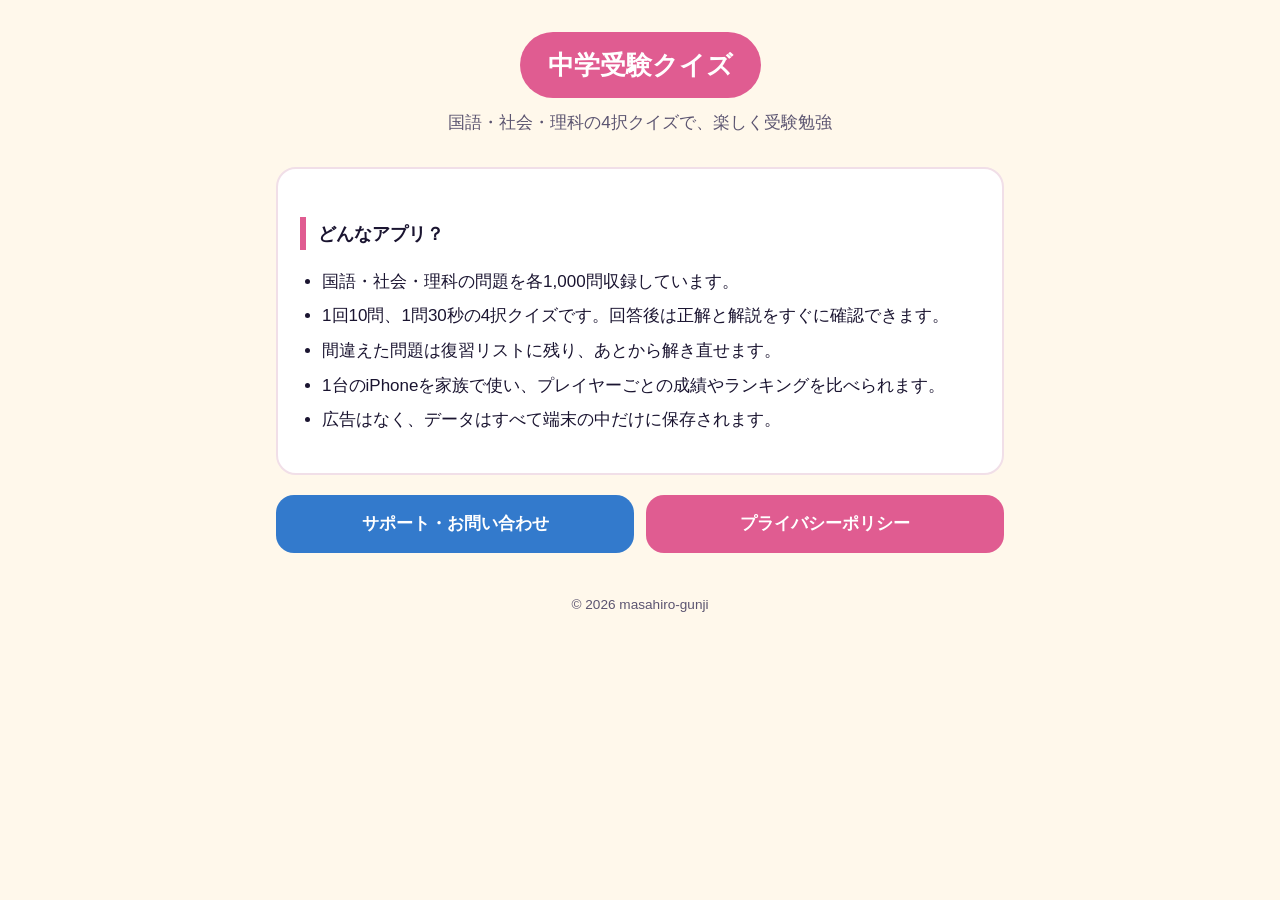
<file: index.html>
<!doctype html>
<html lang="ja">
<head>
  <meta charset="utf-8">
  <meta name="viewport" content="width=device-width, initial-scale=1">
  <title>中学受験クイズ</title>
  <meta name="description" content="国語・社会・理科の4択クイズで中学受験の勉強を楽しく続けられるiPhoneアプリ「中学受験クイズ」の公式ページです。">
  <link rel="stylesheet" href="style.css">
</head>
<body>
<main>
  <header class="hero">
    <p class="title">中学受験クイズ</p>
    <p>国語・社会・理科の4択クイズで、楽しく受験勉強</p>
  </header>

  <section class="card">
    <h2>どんなアプリ？</h2>
    <ul>
      <li>国語・社会・理科の問題を各1,000問収録しています。</li>
      <li>1回10問、1問30秒の4択クイズです。回答後は正解と解説をすぐに確認できます。</li>
      <li>間違えた問題は復習リストに残り、あとから解き直せます。</li>
      <li>1台のiPhoneを家族で使い、プレイヤーごとの成績やランキングを比べられます。</li>
      <li>広告はなく、データはすべて端末の中だけに保存されます。</li>
    </ul>
  </section>

  <div class="links">
    <a href="support.html">サポート・お問い合わせ</a>
    <a class="pink" href="privacy.html">プライバシーポリシー</a>
  </div>

  <footer>&copy; 2026 masahiro-gunji</footer>
</main>
</body>
</html>
</file>
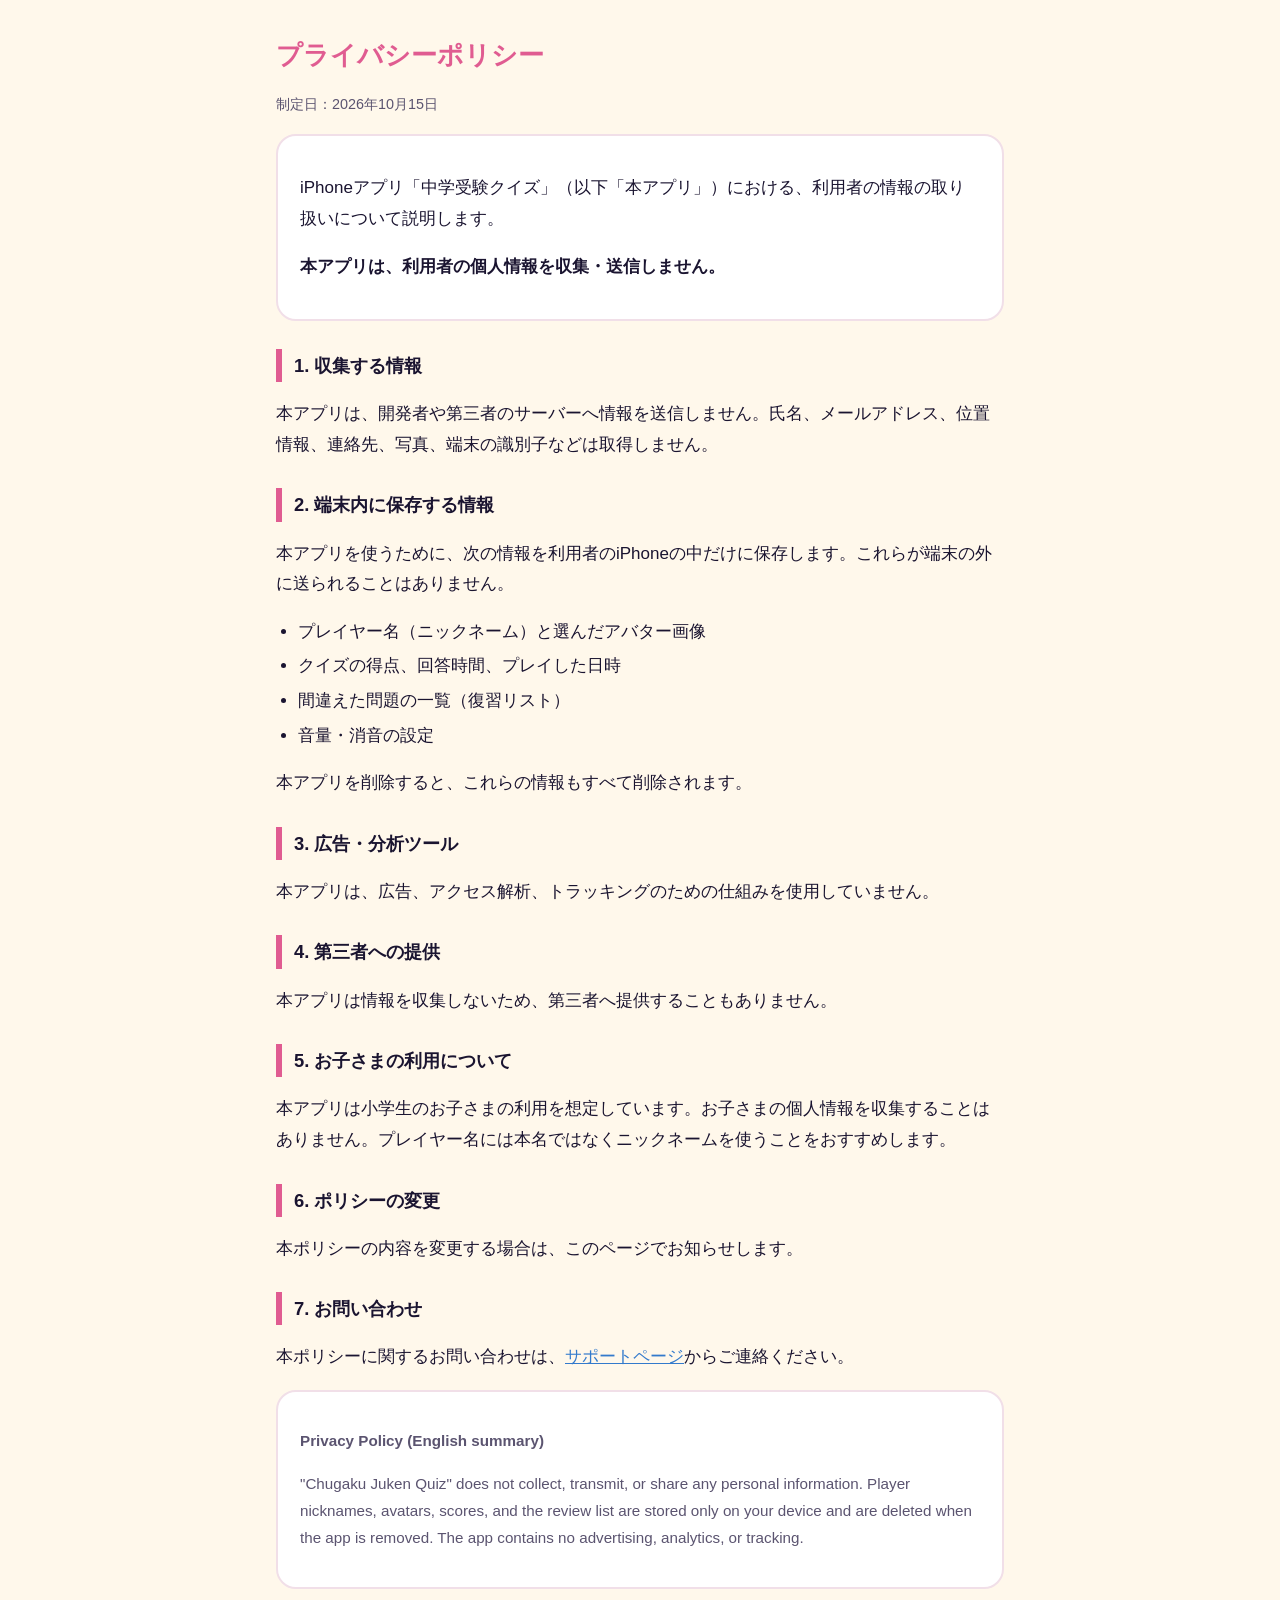
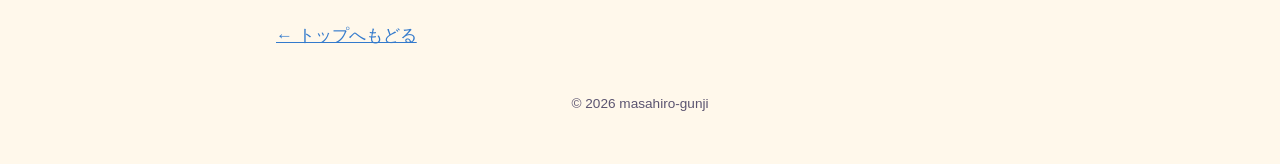
<file: privacy.html>
<!doctype html>
<html lang="ja">
<head>
  <meta charset="utf-8">
  <meta name="viewport" content="width=device-width, initial-scale=1">
  <title>プライバシーポリシー | 中学受験クイズ</title>
  <link rel="stylesheet" href="style.css">
</head>
<body>
<main>
  <h1>プライバシーポリシー</h1>
  <p class="updated">制定日：2026年10月15日</p>

  <div class="card">
    <p>iPhoneアプリ「中学受験クイズ」（以下「本アプリ」）における、利用者の情報の取り扱いについて説明します。</p>
    <p><strong>本アプリは、利用者の個人情報を収集・送信しません。</strong></p>
  </div>

  <h2>1. 収集する情報</h2>
  <p>本アプリは、開発者や第三者のサーバーへ情報を送信しません。氏名、メールアドレス、位置情報、連絡先、写真、端末の識別子などは取得しません。</p>

  <h2>2. 端末内に保存する情報</h2>
  <p>本アプリを使うために、次の情報を利用者のiPhoneの中だけに保存します。これらが端末の外に送られることはありません。</p>
  <ul>
    <li>プレイヤー名（ニックネーム）と選んだアバター画像</li>
    <li>クイズの得点、回答時間、プレイした日時</li>
    <li>間違えた問題の一覧（復習リスト）</li>
    <li>音量・消音の設定</li>
  </ul>
  <p>本アプリを削除すると、これらの情報もすべて削除されます。</p>

  <h2>3. 広告・分析ツール</h2>
  <p>本アプリは、広告、アクセス解析、トラッキングのための仕組みを使用していません。</p>

  <h2>4. 第三者への提供</h2>
  <p>本アプリは情報を収集しないため、第三者へ提供することもありません。</p>

  <h2>5. お子さまの利用について</h2>
  <p>本アプリは小学生のお子さまの利用を想定しています。お子さまの個人情報を収集することはありません。プレイヤー名には本名ではなくニックネームを使うことをおすすめします。</p>

  <h2>6. ポリシーの変更</h2>
  <p>本ポリシーの内容を変更する場合は、このページでお知らせします。</p>

  <h2>7. お問い合わせ</h2>
  <p>本ポリシーに関するお問い合わせは、<a href="support.html">サポートページ</a>からご連絡ください。</p>

  <section class="card en" lang="en">
    <p><strong>Privacy Policy (English summary)</strong></p>
    <p>"Chugaku Juken Quiz" does not collect, transmit, or share any personal information. Player nicknames, avatars, scores, and the review list are stored only on your device and are deleted when the app is removed. The app contains no advertising, analytics, or tracking.</p>
  </section>

  <nav class="back"><a href="index.html">← トップへもどる</a></nav>
  <footer>&copy; 2026 masahiro-gunji</footer>
</main>
</body>
</html>
</file>
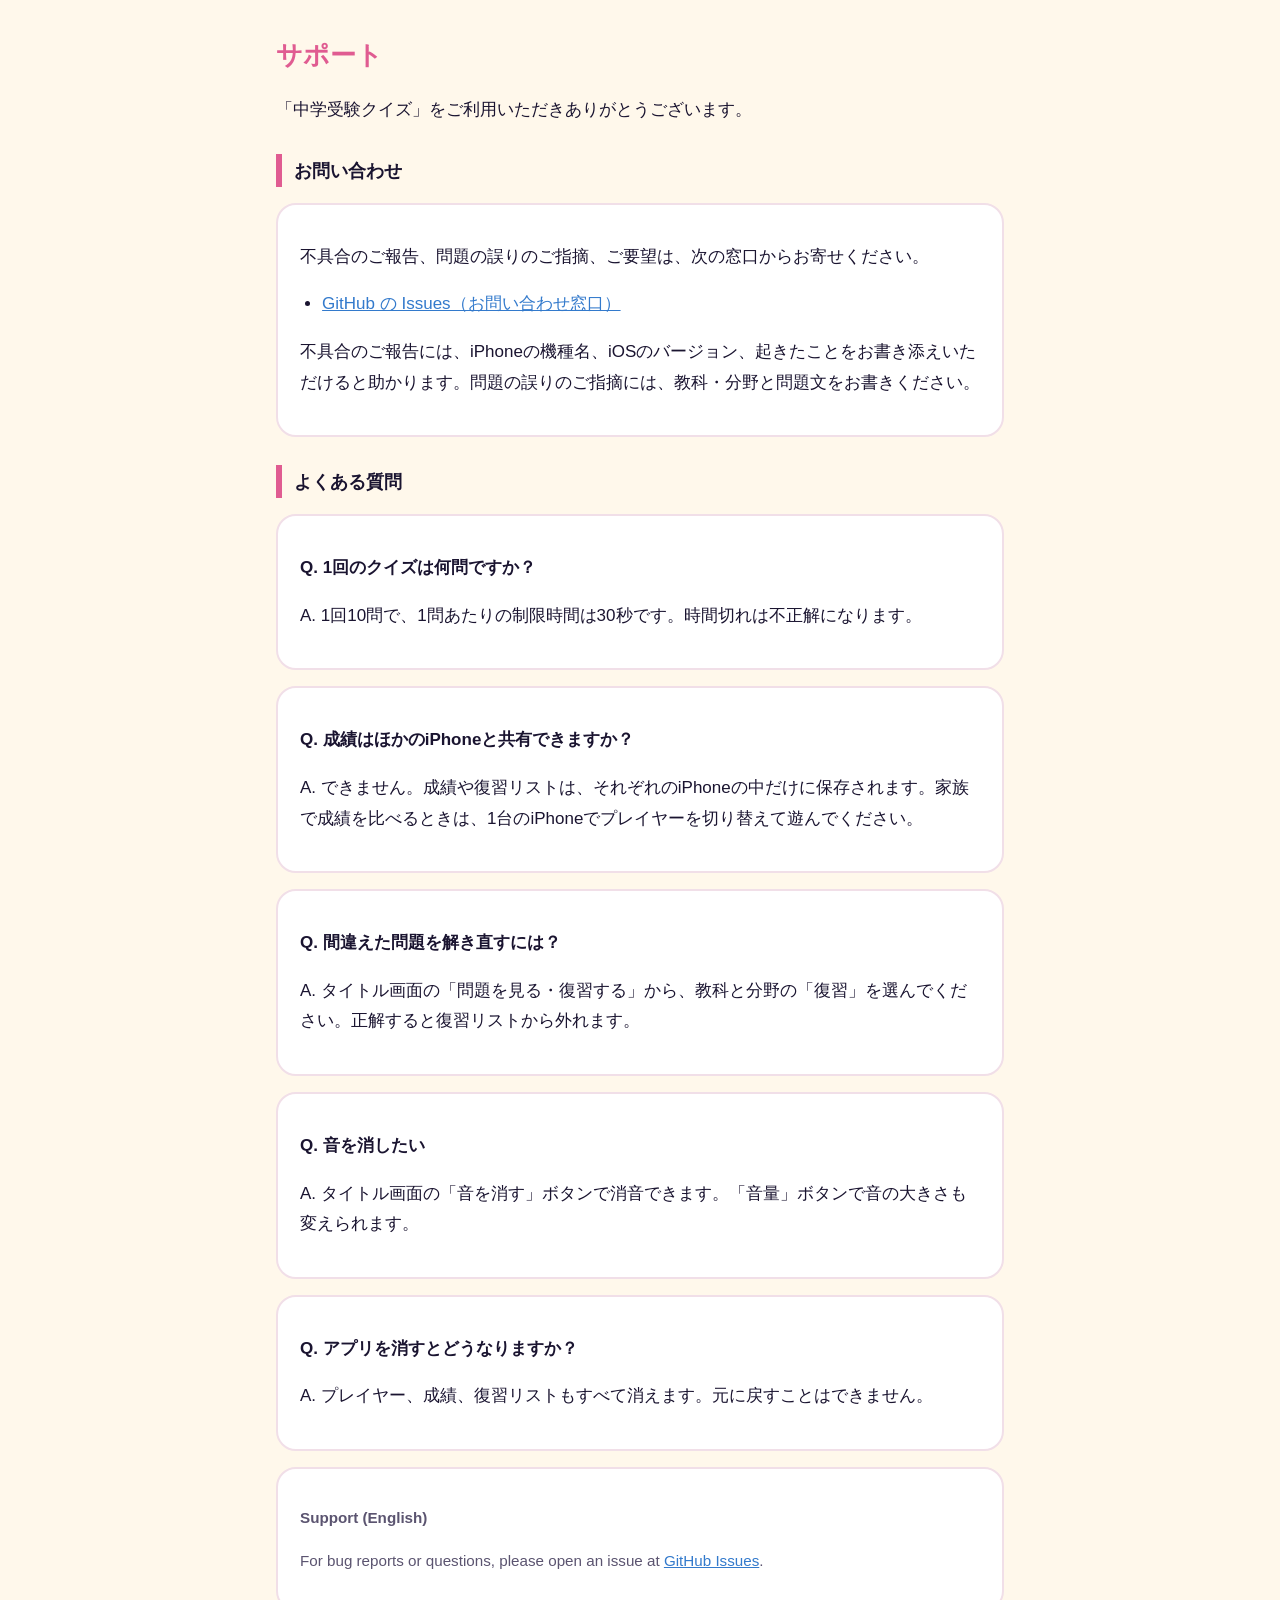
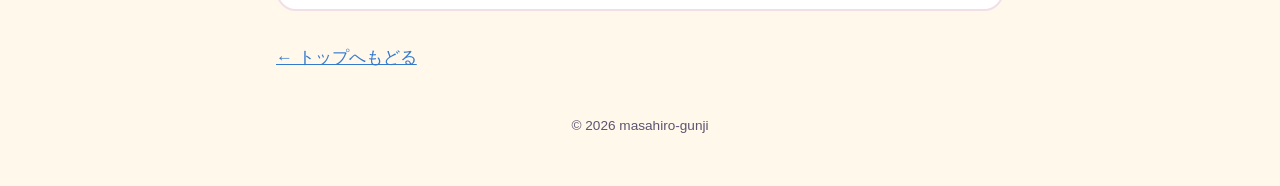
<file: support.html>
<!doctype html>
<html lang="ja">
<head>
  <meta charset="utf-8">
  <meta name="viewport" content="width=device-width, initial-scale=1">
  <title>サポート | 中学受験クイズ</title>
  <link rel="stylesheet" href="style.css">
</head>
<body>
<main>
  <h1>サポート</h1>
  <p>「中学受験クイズ」をご利用いただきありがとうございます。</p>

  <h2>お問い合わせ</h2>
  <div class="card">
    <p>不具合のご報告、問題の誤りのご指摘、ご要望は、次の窓口からお寄せください。</p>
    <ul>
      <li><a href="https://github.com/masahiro-gunji/middle-school-entrance-exam-quiz/issues">GitHub の Issues（お問い合わせ窓口）</a></li>
    </ul>
    <p>不具合のご報告には、iPhoneの機種名、iOSのバージョン、起きたことをお書き添えいただけると助かります。問題の誤りのご指摘には、教科・分野と問題文をお書きください。</p>
  </div>

  <h2>よくある質問</h2>

  <div class="card">
    <p><strong>Q. 1回のクイズは何問ですか？</strong></p>
    <p>A. 1回10問で、1問あたりの制限時間は30秒です。時間切れは不正解になります。</p>
  </div>

  <div class="card">
    <p><strong>Q. 成績はほかのiPhoneと共有できますか？</strong></p>
    <p>A. できません。成績や復習リストは、それぞれのiPhoneの中だけに保存されます。家族で成績を比べるときは、1台のiPhoneでプレイヤーを切り替えて遊んでください。</p>
  </div>

  <div class="card">
    <p><strong>Q. 間違えた問題を解き直すには？</strong></p>
    <p>A. タイトル画面の「問題を見る・復習する」から、教科と分野の「復習」を選んでください。正解すると復習リストから外れます。</p>
  </div>

  <div class="card">
    <p><strong>Q. 音を消したい</strong></p>
    <p>A. タイトル画面の「音を消す」ボタンで消音できます。「音量」ボタンで音の大きさも変えられます。</p>
  </div>

  <div class="card">
    <p><strong>Q. アプリを消すとどうなりますか？</strong></p>
    <p>A. プレイヤー、成績、復習リストもすべて消えます。元に戻すことはできません。</p>
  </div>

  <section class="card en" lang="en">
    <p><strong>Support (English)</strong></p>
    <p>For bug reports or questions, please open an issue at <a href="https://github.com/masahiro-gunji/middle-school-entrance-exam-quiz/issues">GitHub Issues</a>.</p>
  </section>

  <nav class="back"><a href="index.html">← トップへもどる</a></nav>
  <footer>&copy; 2026 masahiro-gunji</footer>
</main>
</body>
</html>
</file>
<file: style.css>
:root {
  --paper: #fff8eb;
  --card: #ffffff;
  --ink: #1a1430;
  --muted: #5b5470;
  --pink: #e05c91;
  --blue: #337acc;
  --line: #f1dfe8;
}

@media (prefers-color-scheme: dark) {
  :root {
    --paper: #1d1a24;
    --card: #282433;
    --ink: #f4f1fa;
    --muted: #c3bdd2;
    --pink: #f487b3;
    --blue: #7fb2f0;
    --line: #3a3547;
  }
}

* { box-sizing: border-box; }

body {
  margin: 0;
  background: var(--paper);
  color: var(--ink);
  font-family: "Hiragino Sans", "Hiragino Kaku Gothic ProN", "Noto Sans JP", "Yu Gothic", sans-serif;
  font-size: 17px;
  line-height: 1.8;
}

main {
  max-width: 760px;
  margin: 0 auto;
  padding: 32px 16px 48px;
}

header.hero {
  text-align: center;
  margin-bottom: 28px;
}

header.hero .title {
  display: inline-block;
  background: var(--pink);
  color: #fff;
  font-weight: 700;
  font-size: 1.6rem;
  padding: 10px 28px;
  border-radius: 999px;
  margin: 0 0 10px;
}

header.hero p { margin: 0; color: var(--muted); }

h1 { font-size: 1.6rem; color: var(--pink); margin: 0 0 6px; }
h2 { font-size: 1.15rem; margin: 28px 0 8px; padding-left: 12px; border-left: 6px solid var(--pink); }

.card {
  background: var(--card);
  border: 2px solid var(--line);
  border-radius: 20px;
  padding: 20px 22px;
  margin: 16px 0;
}

.updated { color: var(--muted); font-size: 0.9rem; }

ul { padding-left: 1.3em; }
li { margin: 4px 0; }

a { color: var(--blue); }

.links {
  display: grid;
  gap: 12px;
  grid-template-columns: repeat(auto-fit, minmax(220px, 1fr));
  margin: 20px 0;
}

.links a {
  display: block;
  text-align: center;
  text-decoration: none;
  font-weight: 700;
  color: #fff;
  background: var(--blue);
  border-radius: 18px;
  padding: 14px 16px;
}

.links a.pink { background: var(--pink); }

nav.back { margin-top: 32px; }

footer {
  text-align: center;
  color: var(--muted);
  font-size: 0.85rem;
  margin-top: 40px;
}

.en { color: var(--muted); font-size: 0.95rem; }
</file>
